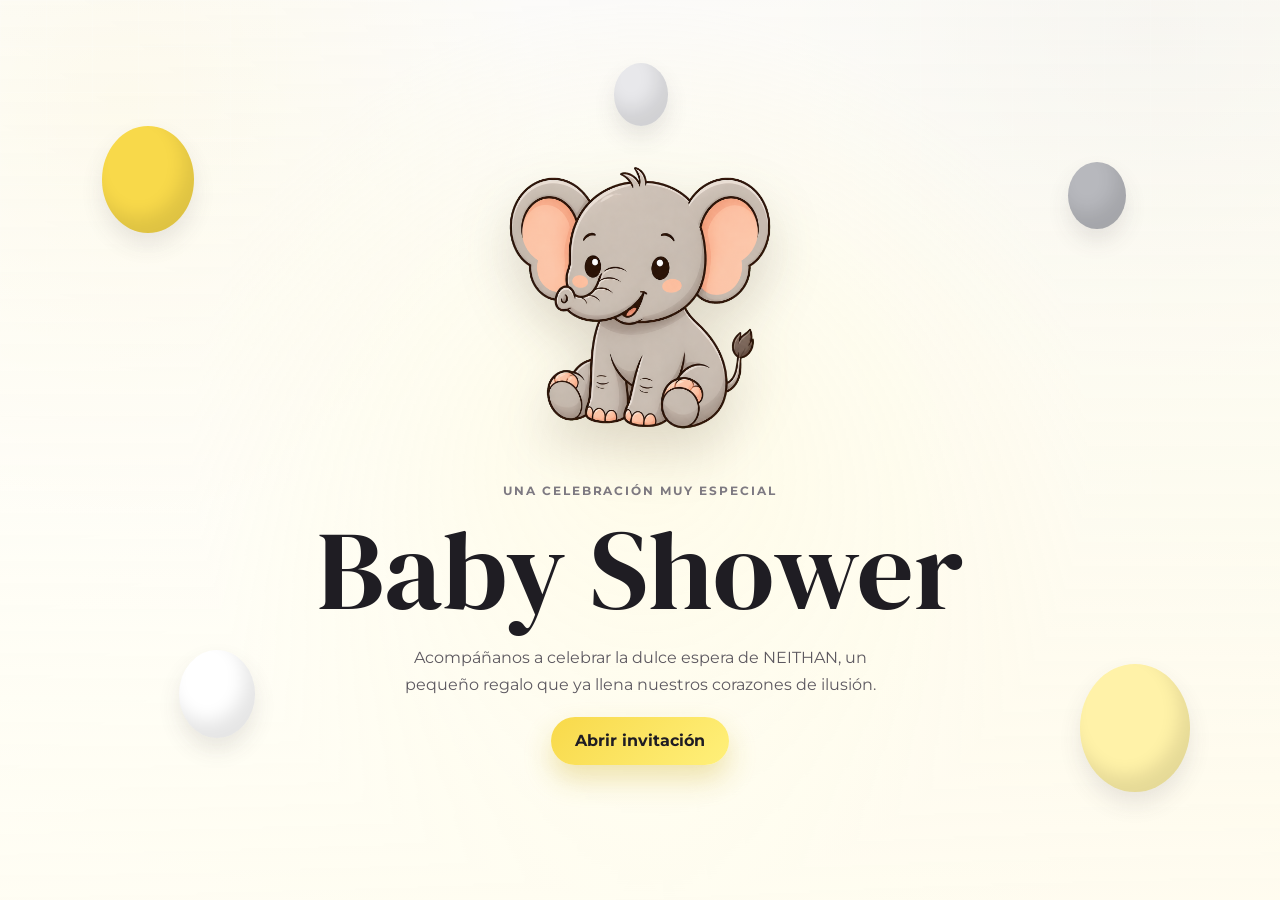
<file: index.html>
<!DOCTYPE html>
<html lang="es">
<head>
    <meta charset="UTF-8">
    <meta name="viewport" content="width=device-width, initial-scale=1.0">
    <meta name="theme-color" content="#f8d94a">
    <meta name="description" content="Invitación Baby Shower - 16 de agosto de 2026, 2:00 PM, Salón de eventos Iglesia Morrogacho.">
    <title>Baby Shower | 16 de agosto</title>
    <meta property="og:type" content="website">
    <meta property="og:title" content="Baby Shower | 16 de agosto">
    <meta property="og:description" content="Celebremos juntos la dulce espera. 2:00 PM en el Salón de eventos Iglesia Morrogacho.">
    <meta property="og:image" content="img/elefante-baby-v2.png">
    <meta name="twitter:card" content="summary_large_image">
    <link rel="preconnect" href="https://fonts.googleapis.com">
    <link rel="preconnect" href="https://fonts.gstatic.com" crossorigin>
    <link href="https://fonts.googleapis.com/css2?family=DM+Serif+Display:ital@0;1&family=Montserrat:wght@400;500;600;700&display=swap" rel="stylesheet">
    <link rel="stylesheet" href="styles.css">
    <link rel="icon" href="img/elefante-baby-v2.png" type="image/png">
</head>
<body>
    <div class="scroll-progress" id="scrollProgress" aria-hidden="true"></div>
    <section id="intro" class="intro" aria-label="Portada de la invitación">
        <div class="intro__balloons" aria-hidden="true">
            <span></span><span></span><span></span><span></span><span></span>
        </div>
        <div class="intro__sparkles" aria-hidden="true"></div>
        <img class="intro__elephant" src="img/elefante-baby-v2.png" alt="">
        <p class="eyebrow">Una celebración muy especial</p>
        <h1>Baby Shower</h1>
        <p class="intro__text">Acompáñanos a celebrar la dulce espera de NEITHAN, un pequeño regalo que ya llena nuestros corazones de ilusión.</p>
        <button class="button button--primary" type="button" id="openInvitation">Abrir invitación</button>
    </section>

    <main id="invitation" class="page is-hidden" aria-hidden="true">
        <nav class="section-dots" aria-label="Navegación por secciones">
            <a href="#inicio" aria-label="Inicio"></a>
            <a href="#cuenta" aria-label="Cuenta regresiva"></a>
            <a href="#detalles" aria-label="Detalles"></a>
            <a href="#regalos" aria-label="Regalos"></a>
            <a href="#confirmar" aria-label="Confirmar asistencia"></a>
        </nav>

        <section id="inicio" class="hero" aria-labelledby="heroTitle">
            <div class="sky-pieces" aria-hidden="true"></div>
            <div class="balloon-arch" aria-hidden="true">
                <span></span><span></span><span></span><span></span><span></span>
                <span></span><span></span><span></span><span></span><span></span>
                <span></span><span></span><span></span><span></span><span></span>
            </div>
            <div class="hero__content" data-reveal>
                <p class="eyebrow">Acompáñanos a celebrar</p>
                <h2 id="heroTitle">NEITHAN</h2>
                <p class="name-note">Baby Shower</p>
                <p class="hero__message">
                    Hay momentos que se guardan para siempre en el corazón. Nuestro pequeño Neithan viene en camino
                    y queremos rodearlo de amor, bendiciones y sonrisas desde antes de tenerlo en brazos.
                </p>
                <div class="date-card" aria-label="Fecha y hora del evento">
                    <span class="date-card__month">Agosto</span>
                    <strong>16</strong>
                    <span>Domingo | 2:00 PM</span>
                </div>
                <div class="hero__actions">
                    <a class="button button--primary" id="confirmTop" href="#">Confirmar asistencia</a>
                    <a class="button button--ghost" href="#detalles">Ver detalles</a>
                    <button class="button button--ghost print-button" type="button" id="printPdf">Guardar PDF</button>
                </div>
            </div>
            <div class="hero__scene" aria-label="Ilustración de elefante para baby shower" data-reveal>
                <img class="elephant elephant--cloud" src="img/elefante-nube.png" alt="Elefante tierno parado sobre una nube">
            </div>
        </section>

        <section id="cuenta" class="countdown-section" aria-label="Cuenta regresiva" data-reveal>
            <p>Faltan</p>
            <div class="countdown" id="countdown">
                <div><strong id="days">--</strong><span>Días</span></div>
                <div><strong id="hours">--</strong><span>Horas</span></div>
                <div><strong id="minutes">--</strong><span>Min</span></div>
                <div><strong id="seconds">--</strong><span>Seg</span></div>
            </div>
        </section>

        <section id="detalles" class="details" aria-labelledby="detailsTitle">
            <div class="section-heading">
                <p class="eyebrow">Detalles del día</p>
                <h2 id="detailsTitle">Un día para llenarlo de amor</h2>
            </div>
            <div class="event-pass" data-reveal>
                <div class="event-pass__date">
                    <span>Domingo</span>
                    <strong>16</strong>
                    <span>Agosto 2026</span>
                </div>
                <div class="event-pass__body">
                    <p class="event-pass__label">Baby Shower de</p>
                    <h3>Neithan</h3>
                    <p class="event-pass__copy">
                        Acompáñanos a compartir una tarde llena de ternura, detalles dulces y buenos deseos
                        para recibir con amor a nuestro príncipe.
                    </p>
                    <div class="detail-list">
                        <div>
                            <span>Hora</span>
                            <strong>2:00 PM</strong>
                        </div>
                        <div>
                            <span>Lugar</span>
                            <strong>Salón de eventos Iglesia Morrogacho</strong>
                        </div>
                    </div>
                </div>
            </div>
        </section>

        <section id="regalos" class="gift-section" aria-labelledby="giftTitle" data-reveal>
            <div class="gift-copy">
                <p class="eyebrow">Con amor</p>
                <h2 id="giftTitle">Un detalle para Neithan</h2>
                <p>
                    Tu presencia es el regalo más bonito. Si nace de tu corazón traer un detalle,
                    será recibido con mucho cariño; lo importante es compartir este momento juntos.
                </p>
            </div>
            <div class="gift-list gift-list--open" aria-label="Ideas abiertas para regalos">
                <span>Algo hecho con amor</span>
                <span>Un detalle útil</span>
                <span>Un recuerdo especial</span>
                <span>Lo que tu corazón elija</span>
            </div>
        </section>

        <section id="confirmar" class="rsvp" aria-labelledby="rsvpTitle" data-reveal>
            <img src="img/elefante-baby-v2.png" alt="" aria-hidden="true">
            <div>
                <p class="eyebrow">Reserva la fecha</p>
                <h2 id="rsvpTitle">Confirma tu asistencia</h2>
                <p>Ayúdanos a preparar cada detalle para recibir a Neithan con mucho amor.</p>
            </div>
            <a class="button button--primary" id="confirmBottom" href="#">Confirmar por WhatsApp</a>
        </section>
    </main>

    <div id="toast" class="toast" role="status" aria-live="polite"></div>
    <script src="script.js"></script>
</body>
</html>
</file>
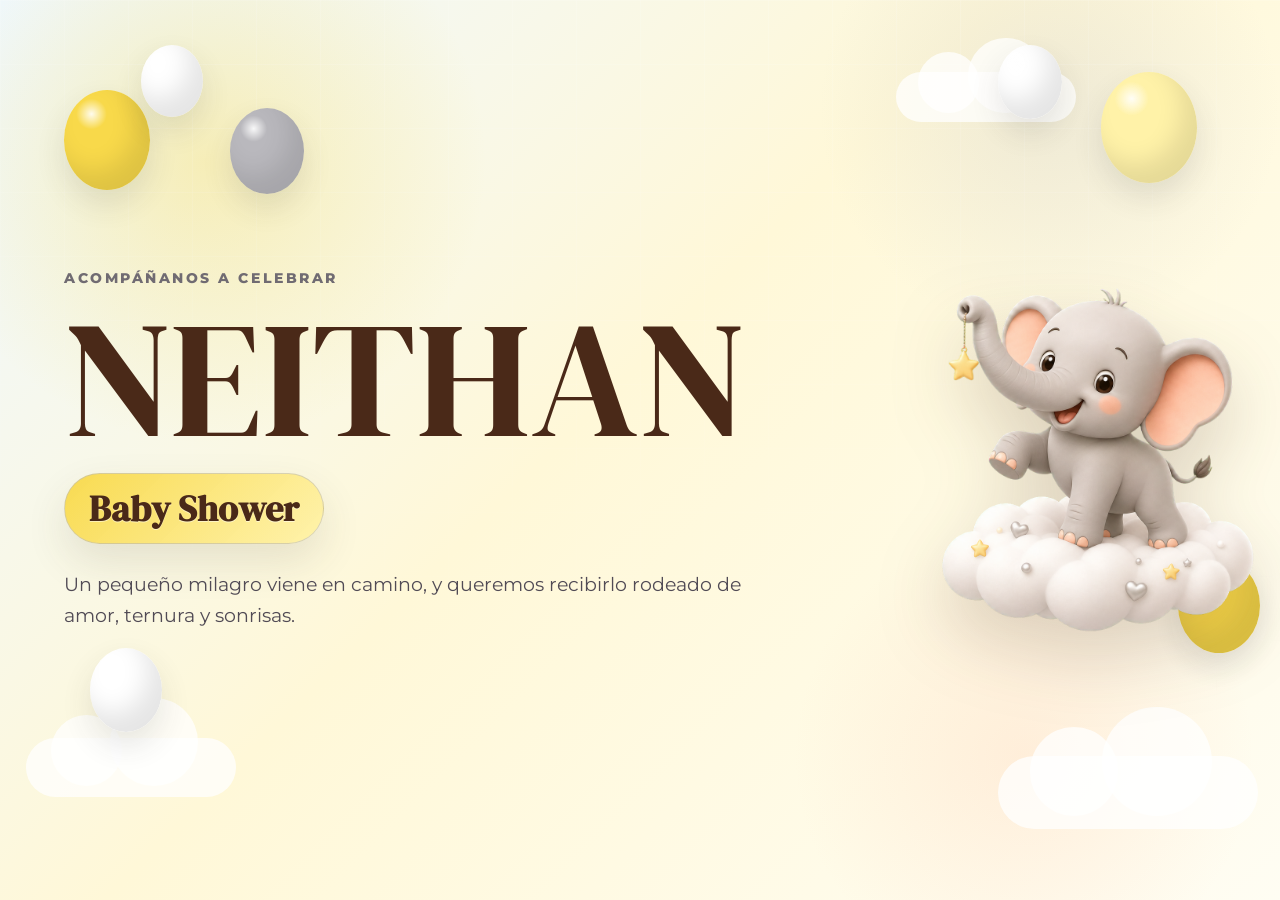
<file: grabacion.html>
<!DOCTYPE html>
<html lang="es">
<head>
    <meta charset="UTF-8">
    <meta name="viewport" content="width=device-width, initial-scale=1.0">
    <title>Grabación Baby Shower Neithan</title>
    <link rel="preconnect" href="https://fonts.googleapis.com">
    <link rel="preconnect" href="https://fonts.gstatic.com" crossorigin>
    <link href="https://fonts.googleapis.com/css2?family=DM+Serif+Display:ital@0;1&family=Montserrat:wght@400;500;600;700;800&display=swap" rel="stylesheet">
    <style>
        :root {
            --yellow: #f8d94a;
            --lemon: #fff2a8;
            --cream: #fffdf3;
            --white: #ffffff;
            --silver: #b9b8bd;
            --ink: #211e25;
            --brown: #4a2918;
            --muted: #706b72;
            --peach: #ffb899;
        }

        * { box-sizing: border-box; }

        html,
        body {
            width: 100%;
            height: 100%;
            margin: 0;
            overflow: hidden;
            cursor: none;
            background: #fff8dc;
            color: var(--ink);
            font-family: "Montserrat", Arial, sans-serif;
        }

        body::before {
            content: "";
            position: fixed;
            inset: 0;
            z-index: 0;
            background:
                radial-gradient(circle at 16% 18%, rgba(248, 217, 74, 0.34), transparent 22vw),
                radial-gradient(circle at 82% 12%, rgba(185, 184, 189, 0.24), transparent 18vw),
                radial-gradient(circle at 80% 84%, rgba(255, 184, 153, 0.2), transparent 18vw),
                linear-gradient(135deg, #eff8ff 0%, #fff8d8 46%, #fffdf3 100%);
        }

        .stage {
            position: relative;
            z-index: 1;
            width: 100vw;
            height: 100vh;
            aspect-ratio: 16 / 9;
            overflow: hidden;
            isolation: isolate;
        }

        .stage::before {
            content: "";
            position: absolute;
            inset: 0;
            z-index: 0;
            background-image:
                linear-gradient(rgba(255, 255, 255, 0.34) 1px, transparent 1px),
                linear-gradient(90deg, rgba(255, 255, 255, 0.34) 1px, transparent 1px);
            background-size: 64px 64px;
            mask-image: linear-gradient(to bottom, rgba(0,0,0,0.42), transparent 82%);
            pointer-events: none;
        }

        .scene {
            position: absolute;
            inset: 0;
            z-index: 10;
            display: grid;
            grid-template-columns: 0.95fr 1.05fr;
            align-items: center;
            gap: clamp(24px, 4vw, 76px);
            padding: clamp(34px, 5vw, 82px);
            opacity: 0;
            transform: scale(1.04);
            transition: opacity 1.1s ease, transform 1.1s ease;
            pointer-events: none;
        }

        .scene.is-active {
            opacity: 1;
            transform: scale(1);
            pointer-events: auto;
        }

        .scene:first-of-type {
            opacity: 1;
            transform: scale(1);
        }

        .scene:first-of-type:not(.is-active) {
            opacity: 0;
            transform: scale(1.04);
        }

        .copy {
            position: relative;
            z-index: 30;
            max-width: 780px;
            transform: translateY(0);
            opacity: 1;
        }

        .scene.is-active .copy {
            transform: translateY(0);
            opacity: 1;
        }

        .eyebrow {
            margin: 0 0 18px;
            color: var(--muted);
            font-size: clamp(0.78rem, 1.1vw, 1rem);
            font-weight: 800;
            letter-spacing: 0.18em;
            text-transform: uppercase;
        }

        h1,
        h2,
        .date-number {
            margin: 0;
            font-family: "DM Serif Display", Georgia, serif;
            font-weight: 400;
            letter-spacing: 0;
            line-height: 0.88;
            color: var(--brown);
        }

        h1 {
            font-size: clamp(6rem, 13vw, 15rem);
        }

        h2 {
            font-size: clamp(4.2rem, 8vw, 9rem);
        }

        .sub {
            display: inline-flex;
            align-items: center;
            min-height: 54px;
            margin-top: 22px;
            padding: 10px 24px;
            border: 1px solid rgba(185, 184, 189, 0.55);
            border-radius: 999px;
            background: linear-gradient(135deg, rgba(248, 217, 74, 0.96), rgba(255, 242, 168, 0.94));
            box-shadow: 0 18px 42px rgba(72, 63, 38, 0.12);
            color: #4a2918 !important;
            font-family: "DM Serif Display", Georgia, serif;
            font-size: clamp(1.6rem, 2.8vw, 3rem);
            font-weight: 700;
            text-shadow: 0 1px 0 rgba(255, 255, 255, 0.5);
        }

        .message {
            max-width: 690px;
            margin: 26px 0 0;
            color: #514b55;
            font-size: clamp(1.05rem, 1.45vw, 1.5rem);
            line-height: 1.65;
        }

        .visual {
            position: relative;
            z-index: 20;
            display: grid;
            place-items: center;
            min-height: 68vh;
        }

        .elephant-cloud {
            width: min(47vw, 760px);
            filter: drop-shadow(0 30px 34px rgba(74, 41, 24, 0.18));
            animation: floatCloud 5.8s ease-in-out infinite;
        }

        .elephant-sit {
            width: min(30vw, 470px);
            filter: drop-shadow(0 30px 34px rgba(74, 41, 24, 0.18));
            animation: breathe 5s ease-in-out infinite;
        }

        .crib {
            width: min(45vw, 760px);
            border: 1px solid rgba(185, 184, 189, 0.45);
            border-radius: 24px;
            box-shadow: 0 34px 90px rgba(91, 75, 30, 0.2);
            animation: photoFloat 7s ease-in-out infinite;
        }

        .date-wrap {
            position: relative;
            z-index: 35;
            display: grid;
            grid-template-columns: auto 1fr;
            gap: 34px;
            align-items: center;
            margin-top: 28px;
        }

        .date-number {
            display: grid;
            place-items: center;
            width: clamp(190px, 18vw, 280px);
            aspect-ratio: 1;
            border-radius: 50%;
            background:
                radial-gradient(circle at 34% 26%, rgba(255,255,255,0.95), transparent 22%),
                linear-gradient(135deg, var(--yellow), var(--lemon));
            box-shadow: 0 28px 64px rgba(201, 171, 28, 0.28);
            font-size: clamp(7rem, 12vw, 13rem);
        }

        .date-info {
            position: relative;
            z-index: 36;
            display: grid;
            gap: 14px;
            color: var(--ink);
            font-size: clamp(1.2rem, 2vw, 2.2rem);
            font-weight: 800;
        }

        .date-info span {
            color: var(--muted);
            font-size: 0.58em;
            letter-spacing: 0.14em;
            text-transform: uppercase;
        }

        .detail-card {
            position: relative;
            z-index: 35;
            display: grid;
            gap: 12px;
            width: min(650px, 90%);
            padding: 34px;
            border: 1px solid rgba(185, 184, 189, 0.5);
            border-radius: 22px;
            background:
                linear-gradient(135deg, rgba(255,255,255,0.82), rgba(255,242,168,0.78)),
                radial-gradient(circle at 86% 18%, rgba(185,184,189,0.28), transparent 14rem);
            box-shadow: 0 28px 74px rgba(58, 54, 61, 0.14);
        }

        .detail-card strong {
            color: var(--brown);
            font-family: "DM Serif Display", Georgia, serif;
            font-size: clamp(2.2rem, 4vw, 4.6rem);
            font-weight: 400;
            line-height: 0.95;
        }

        .detail-card span {
            color: var(--muted);
            font-size: clamp(0.88rem, 1.2vw, 1rem);
            font-weight: 800;
            letter-spacing: 0.14em;
            text-transform: uppercase;
        }

        .gift-cloud {
            position: relative;
            z-index: 35;
            display: flex;
            flex-wrap: wrap;
            gap: 14px;
            max-width: 720px;
            margin-top: 30px;
        }

        .gift-cloud span {
            min-height: 58px;
            display: inline-flex;
            align-items: center;
            padding: 12px 22px;
            border: 1px solid rgba(185, 184, 189, 0.48);
            border-radius: 999px;
            background: rgba(255, 255, 255, 0.78);
            box-shadow: 0 14px 30px rgba(63, 60, 67, 0.1);
            color: var(--brown);
            font-family: "DM Serif Display", Georgia, serif;
            font-size: clamp(1.1rem, 1.6vw, 1.55rem);
            animation: pillDance 5s ease-in-out infinite;
        }

        .gift-cloud span:nth-child(2) { animation-delay: -1s; }
        .gift-cloud span:nth-child(3) { animation-delay: -2s; }
        .gift-cloud span:nth-child(4) { animation-delay: -3s; }

        .final-card {
            position: relative;
            z-index: 35;
            display: grid;
            gap: 18px;
            padding: clamp(34px, 4vw, 56px);
            border: 1px solid rgba(185, 184, 189, 0.52);
            border-radius: 28px;
            background: rgba(255, 255, 255, 0.78);
            box-shadow: 0 30px 82px rgba(58, 54, 61, 0.15);
        }

        .final-card h2 {
            font-size: clamp(4rem, 7vw, 8.5rem);
        }

        .balloon,
        .spark,
        .cloud {
            position: absolute;
            pointer-events: none;
        }

        .balloon {
            z-index: 2;
            width: var(--s);
            aspect-ratio: 1 / 1.16;
            left: var(--x);
            top: var(--y);
            border-radius: 50%;
            background:
                radial-gradient(circle at 32% 24%, rgba(255,255,255,0.9), transparent 16%),
                var(--c);
            box-shadow: inset -14px -18px 24px rgba(0,0,0,0.1), 0 14px 30px rgba(58,54,61,0.12);
            animation: balloonBob var(--d) ease-in-out infinite;
        }

        .spark {
            z-index: 3;
            width: var(--s);
            height: var(--s);
            left: var(--x);
            top: var(--y);
            background: var(--c);
            clip-path: polygon(50% 0, 61% 38%, 100% 50%, 61% 62%, 50% 100%, 39% 62%, 0 50%, 39% 38%);
            opacity: 0;
            filter: drop-shadow(0 0 12px rgba(248, 217, 74, 0.5));
            animation: sparkle var(--d) ease-in-out infinite;
        }

        .cloud {
            z-index: 1;
            width: var(--w);
            height: calc(var(--w) * 0.28);
            left: var(--x);
            top: var(--y);
            border-radius: 999px;
            background: rgba(255,255,255,0.74);
            filter: blur(0.2px);
            animation: cloudDrift var(--d) ease-in-out infinite;
        }

        .cloud::before,
        .cloud::after {
            content: "";
            position: absolute;
            bottom: 18%;
            border-radius: 50%;
            background: inherit;
        }

        .cloud::before {
            left: 12%;
            width: 34%;
            aspect-ratio: 1;
        }

        .cloud::after {
            right: 18%;
            width: 42%;
            aspect-ratio: 1;
        }

        .timeline {
            position: fixed;
            left: 50%;
            bottom: 22px;
            z-index: 20;
            display: none;
            width: min(430px, 38vw);
            height: 6px;
            overflow: hidden;
            transform: translateX(-50%);
            border-radius: 999px;
            background: rgba(255,255,255,0.58);
            box-shadow: inset 0 0 0 1px rgba(185,184,189,0.36);
        }

        .timeline span {
            display: block;
            width: var(--progress, 0%);
            height: 100%;
            border-radius: inherit;
            background: linear-gradient(90deg, var(--yellow), var(--silver), var(--peach));
        }

        @keyframes balloonBob {
            0%, 100% { transform: translateY(0) rotate(-2deg); }
            50% { transform: translateY(-22px) rotate(2deg); }
        }

        @keyframes sparkle {
            0%, 100% { opacity: 0; transform: scale(0.55) rotate(0deg); }
            42%, 62% { opacity: 1; transform: scale(1) rotate(22deg); }
        }

        @keyframes cloudDrift {
            0%, 100% { transform: translateX(0); }
            50% { transform: translateX(34px); }
        }

        @keyframes floatCloud {
            0%, 100% { transform: translateY(0) rotate(-1deg); }
            50% { transform: translateY(-26px) rotate(1deg); }
        }

        @keyframes breathe {
            0%, 100% { transform: translateY(0) scale(1); }
            50% { transform: translateY(-12px) scale(1.02); }
        }

        @keyframes photoFloat {
            0%, 100% { transform: translateY(0) rotate(-1deg); }
            50% { transform: translateY(-14px) rotate(1deg); }
        }

        @keyframes pillDance {
            0%, 100% { transform: translateY(0) rotate(0deg); }
            50% { transform: translateY(-10px) rotate(1deg); }
        }

        @media (max-aspect-ratio: 4 / 3) {
            .scene {
                grid-template-columns: 1fr;
                align-content: center;
                text-align: center;
            }

            .copy {
                justify-self: center;
            }

            .visual {
                min-height: 30vh;
            }

            .elephant-cloud,
            .crib {
                width: min(72vw, 620px);
            }

            .elephant-sit {
                width: min(42vw, 390px);
            }
        }
    </style>
</head>
<body>
    <main class="stage" aria-label="Invitación animada horizontal para grabar">
        <section class="scene is-active">
            <div class="copy">
                <p class="eyebrow">Acompáñanos a celebrar</p>
                <h1>NEITHAN</h1>
                <div class="sub">Baby Shower</div>
                <p class="message">Un pequeño milagro viene en camino, y queremos recibirlo rodeado de amor, ternura y sonrisas.</p>
            </div>
            <div class="visual">
                <img class="elephant-cloud" src="img/elefante-nube.png" alt="Elefante tierno sobre una nube">
            </div>
        </section>

        <section class="scene">
            <div class="copy">
                <p class="eyebrow">Reserva esta fecha</p>
                <h2>Domingo</h2>
                <div class="date-wrap">
                    <div class="date-number">16</div>
                    <div class="date-info">
                        <span>Agosto 2026</span>
                        2:00 PM
                    </div>
                </div>
            </div>
            <div class="visual">
                <div class="detail-card">
                    <span>Lugar</span>
                    <strong>Salón de eventos Iglesia Morrogacho</strong>
                    <p class="message">Una tarde especial para compartir la alegría de esperar a Neithan.</p>
                </div>
            </div>
        </section>

        <section class="scene">
            <div class="copy">
                <p class="eyebrow">Con mucho cariño</p>
                <h2>Tu presencia es el regalo más bonito</h2>
                <p class="message">Si nace de tu corazón traer un detalle, será recibido con gratitud. Lo importante es celebrar juntos este momento.</p>
                <div class="gift-cloud">
                    <span>Algo hecho con amor</span>
                    <span>Un detalle útil</span>
                    <span>Un recuerdo especial</span>
                    <span>Lo que tu corazón elija</span>
                </div>
            </div>
            <div class="visual">
                <img class="crib" src="img/cuna-neithan.png" alt="Cuna decorada para Neithan">
            </div>
        </section>

        <section class="scene">
            <div class="copy final-card">
                <p class="eyebrow">Te esperamos</p>
                <h2>Será una alegría verte allí</h2>
                <p class="message">Domingo 16 de agosto de 2026 · 2:00 PM · Salón de eventos Iglesia Morrogacho</p>
            </div>
            <div class="visual">
                <img class="elephant-sit" src="img/elefante-baby-v2.png" alt="Elefante de baby shower">
            </div>
        </section>

        <div class="timeline" aria-hidden="true"><span id="progress"></span></div>
    </main>

    <script>
        const stage = document.querySelector(".stage");
        const scenes = Array.from(document.querySelectorAll(".scene"));
        const progress = document.getElementById("progress");
        const sceneDuration = 7600;
        let sceneIndex = 0;
        let startedAt = performance.now();

        const balloons = [
            ["5vw", "10vh", "86px", "#f8d94a", "5.6s"],
            ["11vw", "5vh", "62px", "#ffffff", "6.1s"],
            ["18vw", "12vh", "74px", "#b9b8bd", "5.4s"],
            ["86vw", "8vh", "96px", "#fff2a8", "6.3s"],
            ["78vw", "5vh", "64px", "#ffffff", "5.9s"],
            ["92vw", "62vh", "82px", "#f8d94a", "6.8s"],
            ["7vw", "72vh", "72px", "#ffffff", "5.7s"]
        ];

        const clouds = [
            ["2vw", "82vh", "210px", "8s"],
            ["70vw", "8vh", "180px", "9s"],
            ["78vw", "84vh", "260px", "10s"]
        ];

        function addAtmosphere() {
            balloons.forEach(([x, y, s, c, d]) => {
                const item = document.createElement("span");
                item.className = "balloon";
                item.style.setProperty("--x", x);
                item.style.setProperty("--y", y);
                item.style.setProperty("--s", s);
                item.style.setProperty("--c", c);
                item.style.setProperty("--d", d);
                stage.appendChild(item);
            });

            clouds.forEach(([x, y, w, d]) => {
                const item = document.createElement("span");
                item.className = "cloud";
                item.style.setProperty("--x", x);
                item.style.setProperty("--y", y);
                item.style.setProperty("--w", w);
                item.style.setProperty("--d", d);
                stage.appendChild(item);
            });

            for (let i = 0; i < 42; i += 1) {
                const item = document.createElement("span");
                item.className = "spark";
                item.style.setProperty("--x", `${Math.random() * 100}vw`);
                item.style.setProperty("--y", `${Math.random() * 100}vh`);
                item.style.setProperty("--s", `${8 + Math.random() * 15}px`);
                item.style.setProperty("--c", Math.random() > 0.38 ? "#f8d94a" : "#b9b8bd");
                item.style.setProperty("--d", `${2.6 + Math.random() * 4.2}s`);
                item.style.animationDelay = `${Math.random() * -5}s`;
                stage.appendChild(item);
            }
        }

        function activateScene(index) {
            sceneIndex = (index + scenes.length) % scenes.length;
            scenes.forEach((scene, itemIndex) => {
                scene.classList.toggle("is-active", itemIndex === sceneIndex);
            });
            startedAt = performance.now();
        }

        function animate(now) {
            const elapsed = now - startedAt;
            const percent = Math.min(100, (elapsed / sceneDuration) * 100);
            progress.style.setProperty("--progress", `${percent}%`);

            if (elapsed >= sceneDuration) activateScene(sceneIndex + 1);
            requestAnimationFrame(animate);
        }

        window.addEventListener("keydown", (event) => {
            if (event.key === "ArrowRight") activateScene(sceneIndex + 1);
            if (event.key === "ArrowLeft") activateScene(sceneIndex - 1);
            if (event.key.toLowerCase() === "r") activateScene(0);
            if (event.key.toLowerCase() === "f") document.documentElement.requestFullscreen?.();
        });

        addAtmosphere();
        requestAnimationFrame(animate);
    </script>
</body>
</html>
</file>
<file: styles.css>
:root {
    --yellow: #f8d94a;
    --yellow-soft: #fff2a8;
    --lemon: #ffe56c;
    --cream: #fffdf3;
    --white: #ffffff;
    --silver: #b7b8bd;
    --silver-soft: #e8e8eb;
    --charcoal: #36343a;
    --ink: #1f1d23;
    --blush: #ffb899;
    --brown: #4a2918;
    --shadow: 0 24px 70px rgba(76, 70, 47, 0.2);
}

* { box-sizing: border-box; margin: 0; padding: 0; }
html { scroll-behavior: smooth; }

body {
    min-height: 100vh;
    font-family: "Montserrat", Arial, sans-serif;
    color: var(--ink);
    background:
        radial-gradient(circle at 10% 12%, rgba(248, 217, 74, 0.35), transparent 26rem),
        radial-gradient(circle at 90% 4%, rgba(183, 184, 189, 0.32), transparent 22rem),
        linear-gradient(135deg, #fffdf7 0%, #f7f3df 100%);
    overflow-x: hidden;
}

body::before {
    content: "";
    position: fixed;
    inset: 0;
    z-index: -1;
    background-image:
        linear-gradient(rgba(255, 255, 255, 0.38) 1px, transparent 1px),
        linear-gradient(90deg, rgba(255, 255, 255, 0.38) 1px, transparent 1px);
    background-size: 46px 46px;
    mask-image: linear-gradient(to bottom, rgba(0, 0, 0, 0.42), transparent 72%);
}

.scroll-progress {
    position: fixed;
    top: 0;
    left: 0;
    z-index: 50;
    width: var(--progress, 0%);
    height: 4px;
    background: linear-gradient(90deg, var(--yellow), var(--silver), var(--blush));
    box-shadow: 0 0 18px rgba(248, 217, 74, 0.58);
    pointer-events: none;
}

.section-dots {
    position: fixed;
    right: 20px;
    top: 50%;
    z-index: 45;
    display: none;
    flex-direction: column;
    gap: 12px;
    transform: translateY(-50%);
}

.section-dots a {
    width: 12px;
    height: 12px;
    border-radius: 50%;
    background: rgba(255, 255, 255, 0.8);
    border: 1px solid rgba(74, 41, 24, 0.22);
    box-shadow: 0 8px 18px rgba(63, 60, 67, 0.14);
    transition: transform 0.22s ease, background 0.22s ease, box-shadow 0.22s ease;
}

.section-dots a.is-active {
    transform: scale(1.45);
    background: var(--yellow);
    box-shadow: 0 0 0 7px rgba(248, 217, 74, 0.16), 0 8px 18px rgba(63, 60, 67, 0.16);
}

img { max-width: 100%; display: block; }
a { color: inherit; text-decoration: none; }
button, a.button { font: inherit; }
:focus-visible { outline: 3px solid rgba(31, 29, 35, 0.8); outline-offset: 4px; }

.intro {
    position: fixed;
    inset: 0;
    z-index: 20;
    display: grid;
    place-items: center;
    align-content: center;
    gap: 18px;
    padding: 24px;
    text-align: center;
    background:
        linear-gradient(rgba(255, 255, 255, 0.72), rgba(255, 253, 243, 0.9)),
        radial-gradient(circle at center, var(--yellow-soft), transparent 28rem),
        conic-gradient(from 120deg at 50% 50%, rgba(248, 217, 74, 0.18), rgba(255,255,255,0.1), rgba(183,184,189,0.18), rgba(248,217,74,0.18));
    transition: opacity 0.65s ease, transform 0.65s ease, visibility 0.65s ease;
}

.intro.is-hidden {
    opacity: 0;
    transform: scale(1.04);
    visibility: hidden;
    pointer-events: none;
}

.intro__elephant {
    width: min(330px, 74vw);
    filter: drop-shadow(0 24px 26px rgba(89, 68, 49, 0.2));
    animation: floaty 4.5s ease-in-out infinite;
}

.intro h1,
.hero h2,
.section-heading h2,
.gift-copy h2,
.rsvp h2 {
    font-family: "DM Serif Display", Georgia, serif;
    font-weight: 400;
    line-height: 0.98;
    letter-spacing: 0;
}

.intro h1 { font-size: clamp(3.4rem, 12vw, 7rem); }
.intro__text { width: min(520px, 100%); color: #5d5960; line-height: 1.7; }

.intro__balloons {
    position: absolute;
    inset: 0;
    overflow: hidden;
    pointer-events: none;
}

.intro__balloons span,
.balloon-arch span {
    position: absolute;
    width: var(--size, 64px);
    aspect-ratio: 1 / 1.16;
    border-radius: 50%;
    background: var(--c, var(--yellow));
    box-shadow: inset -10px -16px 18px rgba(0, 0, 0, 0.1), 0 12px 22px rgba(70, 67, 76, 0.12);
}

.intro__balloons span:nth-child(1) { --size: 92px; --c: var(--yellow); left: 8%; top: 14%; }
.intro__balloons span:nth-child(2) { --size: 58px; --c: var(--silver); right: 12%; top: 18%; }
.intro__balloons span:nth-child(3) { --size: 76px; --c: var(--white); left: 14%; bottom: 18%; }
.intro__balloons span:nth-child(4) { --size: 110px; --c: var(--yellow-soft); right: 7%; bottom: 12%; }
.intro__balloons span:nth-child(5) { --size: 54px; --c: var(--silver-soft); left: 48%; top: 7%; }

.intro__sparkles,
.sky-pieces {
    position: absolute;
    inset: 0;
    overflow: hidden;
    pointer-events: none;
}

.spark {
    position: absolute;
    width: var(--s, 8px);
    height: var(--s, 8px);
    left: var(--x, 50%);
    top: var(--y, 50%);
    background: var(--c, var(--yellow));
    clip-path: polygon(50% 0, 60% 38%, 100% 50%, 60% 62%, 50% 100%, 40% 62%, 0 50%, 40% 38%);
    filter: drop-shadow(0 0 10px rgba(248, 217, 74, 0.45));
    opacity: 0;
    animation: twinkle var(--dur, 3.5s) ease-in-out var(--delay, 0s) infinite;
}

.page { transition: opacity 0.55s ease; }
.page.is-hidden { opacity: 0; pointer-events: none; height: 100vh; overflow: hidden; }

.eyebrow {
    color: #7e7a82;
    font-size: 0.78rem;
    font-weight: 700;
    letter-spacing: 0.16em;
    text-transform: uppercase;
}

.button {
    display: inline-flex;
    min-height: 48px;
    align-items: center;
    justify-content: center;
    border: 0;
    border-radius: 999px;
    padding: 14px 24px;
    cursor: pointer;
    font-weight: 700;
    transition: transform 0.2s ease, box-shadow 0.2s ease, background 0.2s ease;
}

.button:hover { transform: translateY(-2px); }

.button--primary {
    color: var(--ink);
    background: linear-gradient(135deg, var(--yellow) 0%, #fff07a 100%);
    box-shadow: 0 14px 28px rgba(201, 171, 28, 0.32);
    position: relative;
    overflow: hidden;
}

.button--primary::after {
    content: "";
    position: absolute;
    inset: -40% auto -40% -70%;
    width: 46%;
    background: linear-gradient(90deg, transparent, rgba(255, 255, 255, 0.72), transparent);
    transform: skewX(-18deg);
    animation: shine 3.4s ease-in-out infinite;
}

.button--ghost {
    color: var(--charcoal);
    background: rgba(255, 255, 255, 0.7);
    border: 1px solid rgba(183, 184, 189, 0.6);
}

.hero {
    position: relative;
    min-height: 94vh;
    display: grid;
    grid-template-columns: minmax(0, 1fr) minmax(300px, 0.9fr);
    align-items: center;
    gap: clamp(24px, 5vw, 72px);
    padding: clamp(28px, 5vw, 72px);
    overflow: hidden;
    background:
        radial-gradient(circle at 78% 16%, rgba(255, 255, 255, 0.96), transparent 9rem),
        radial-gradient(circle at 20% 22%, rgba(255, 242, 168, 0.78), transparent 14rem),
        linear-gradient(180deg, rgba(232, 244, 255, 0.78), rgba(255, 253, 243, 0.72) 55%, rgba(255, 255, 255, 0.9));
    --mx: 0px;
    --my: 0px;
}

.hero::before {
    content: "";
    position: absolute;
    inset: 0;
    background:
        radial-gradient(ellipse at 72% 72%, rgba(255, 255, 255, 0.82) 0 15%, transparent 16%),
        radial-gradient(ellipse at 82% 70%, rgba(255, 255, 255, 0.68) 0 12%, transparent 13%),
        radial-gradient(ellipse at 62% 76%, rgba(255, 255, 255, 0.72) 0 10%, transparent 11%),
        radial-gradient(ellipse at 13% 78%, rgba(255, 255, 255, 0.72) 0 14%, transparent 15%);
    opacity: 0.72;
    animation: cloudBreath 8s ease-in-out infinite;
    pointer-events: none;
}

.hero::after {
    content: "";
    position: absolute;
    inset: auto 0 0;
    height: 108px;
    background: linear-gradient(180deg, transparent, rgba(255, 255, 255, 0.72));
    pointer-events: none;
}

.hero__content,
.hero__scene {
    position: relative;
    z-index: 2;
}

.hero__content { max-width: 650px; }
.hero h2 { margin-top: 12px; font-size: clamp(4.4rem, 12vw, 9rem); }

.hero h2::after {
    content: "";
    display: block;
    width: min(340px, 70vw);
    height: 18px;
    margin-top: 8px;
    background: radial-gradient(circle, var(--yellow) 0 34%, transparent 36%) left center / 24px 18px repeat-x;
    opacity: 0.78;
}

.name-note {
    width: max-content;
    margin-top: 12px;
    padding: 8px 18px;
    border-radius: 999px;
    background: rgba(255, 255, 255, 0.72);
    border: 1px solid rgba(183, 184, 189, 0.45);
    color: var(--brown);
    font-family: "DM Serif Display", Georgia, serif;
    font-size: clamp(1.5rem, 3vw, 2.4rem);
    box-shadow: 0 14px 34px rgba(63, 60, 67, 0.1);
}

.hero__message {
    max-width: 570px;
    margin-top: 24px;
    color: #55505a;
    font-size: clamp(1rem, 2vw, 1.18rem);
    line-height: 1.8;
}

.date-card {
    width: min(300px, 100%);
    display: grid;
    justify-items: center;
    gap: 2px;
    margin-top: 32px;
    padding: 24px 26px;
    border: 1px solid rgba(183, 184, 189, 0.5);
    border-radius: 8px;
    background: rgba(255, 255, 255, 0.74);
    box-shadow: var(--shadow);
}

.date-card__month {
    color: #6e6a72;
    font-size: 0.8rem;
    font-weight: 700;
    letter-spacing: 0.22em;
    text-transform: uppercase;
}

.date-card strong {
    font-family: "DM Serif Display", Georgia, serif;
    font-size: 5.5rem;
    line-height: 0.92;
}

.date-card span:last-child { color: var(--charcoal); font-weight: 700; }
.hero__actions { display: flex; flex-wrap: wrap; gap: 14px; margin-top: 28px; }

.hero__scene {
    min-height: 620px;
    display: grid;
    place-items: center;
    transform: translate(var(--mx), var(--my));
    transition: transform 0.18s ease-out;
}

.elephant {
    position: relative;
    z-index: 4;
    width: min(350px, 58vw);
    align-self: end;
    margin-bottom: 38px;
    filter: drop-shadow(0 30px 34px rgba(60, 44, 31, 0.2));
    animation: breathe 5.5s ease-in-out infinite;
}

.elephant--cloud {
    width: min(620px, 88vw);
    align-self: center;
    margin-bottom: 0;
    animation: cloudFloat 5.8s ease-in-out infinite;
}

.crib-scene {
    position: absolute;
    z-index: 2;
    width: min(720px, 108vw);
    max-width: none;
    border-radius: 18px;
    border: 1px solid rgba(183, 184, 189, 0.44);
    box-shadow: 0 30px 80px rgba(128, 109, 54, 0.18);
    opacity: 0.78;
    transform: translateY(10px) scale(1.02);
}

.hero__scene::after {
    content: "";
    position: absolute;
    z-index: 3;
    width: min(390px, 70vw);
    height: 92px;
    bottom: 24px;
    border-radius: 50%;
    background: radial-gradient(ellipse, rgba(74, 41, 24, 0.18), transparent 68%);
}

.hero__scene:has(.elephant--cloud)::after {
    width: min(460px, 68vw);
    bottom: 58px;
    background: radial-gradient(ellipse, rgba(74, 41, 24, 0.14), transparent 68%);
}

.balloon-arch { position: absolute; inset: 0; z-index: 1; pointer-events: none; }
.balloon-arch span:nth-child(1) { --size: 96px; --c: var(--yellow); left: 2%; top: 8%; }
.balloon-arch span:nth-child(2) { --size: 74px; --c: var(--white); left: 8%; top: 3%; }
.balloon-arch span:nth-child(3) { --size: 82px; --c: var(--lemon); left: 14%; top: 9%; }
.balloon-arch span:nth-child(4) { --size: 66px; --c: var(--silver); left: 21%; top: 4%; }
.balloon-arch span:nth-child(5) { --size: 58px; --c: var(--white); left: 28%; top: 9%; }
.balloon-arch span:nth-child(6) { --size: 78px; --c: var(--yellow-soft); left: 3%; top: 23%; }
.balloon-arch span:nth-child(7) { --size: 72px; --c: var(--silver-soft); left: 1%; top: 38%; }
.balloon-arch span:nth-child(8) { --size: 86px; --c: var(--yellow); left: 4%; top: 52%; }
.balloon-arch span:nth-child(9) { --size: 62px; --c: var(--white); left: 1%; top: 68%; }
.balloon-arch span:nth-child(10) { --size: 72px; --c: var(--silver); left: 8%; top: 75%; }
.balloon-arch span:nth-child(11) { --size: 60px; --c: var(--white); left: 16%; top: 78%; }
.balloon-arch span:nth-child(12) { --size: 66px; --c: var(--lemon); left: 35%; top: 2%; }
.balloon-arch span:nth-child(13) { --size: 72px; --c: var(--white); left: 43%; top: 6%; }
.balloon-arch span:nth-child(14) { --size: 58px; --c: var(--silver); left: 50%; top: 2%; }
.balloon-arch span:nth-child(15) { --size: 68px; --c: var(--yellow); left: 56%; top: 7%; }

.countdown-section {
    display: grid;
    justify-items: center;
    gap: 18px;
    padding: 42px 20px 56px;
    background: rgba(255, 255, 255, 0.62);
    border-block: 1px solid rgba(183, 184, 189, 0.35);
}

.countdown-section > p {
    color: #6e6a72;
    font-weight: 700;
    letter-spacing: 0.12em;
    text-transform: uppercase;
}

.countdown {
    display: grid;
    grid-template-columns: repeat(4, minmax(72px, 118px));
    gap: 12px;
}

.countdown div {
    display: grid;
    justify-items: center;
    gap: 5px;
    padding: 18px 12px;
    border-radius: 8px;
    background: var(--white);
    box-shadow: 0 14px 30px rgba(63, 60, 67, 0.1);
    transform: translateY(0);
    transition: transform 0.25s ease, box-shadow 0.25s ease;
}

.countdown div:hover {
    transform: translateY(-4px);
    box-shadow: 0 18px 34px rgba(201, 171, 28, 0.16);
}

.countdown strong {
    font-family: "DM Serif Display", Georgia, serif;
    font-size: 2.3rem;
    line-height: 1;
}

.countdown span {
    color: #77727b;
    font-size: 0.72rem;
    font-weight: 700;
    text-transform: uppercase;
}

.details,
.gift-section,
.rsvp {
    width: min(1120px, calc(100% - 36px));
    margin: 0 auto;
}

.details { padding: 82px 0 46px; }
.section-heading { display: grid; gap: 12px; justify-items: center; margin-bottom: 34px; text-align: center; }
.section-heading h2, .gift-copy h2, .rsvp h2 { font-size: clamp(2.4rem, 6vw, 4.6rem); }
.event-pass {
    display: grid;
    grid-template-columns: minmax(210px, 0.35fr) minmax(0, 1fr);
    min-height: 360px;
    position: relative;
    overflow: hidden;
    border-radius: 18px;
    border: 1px solid rgba(183, 184, 189, 0.5);
    background:
        linear-gradient(110deg, rgba(255, 242, 168, 0.86), rgba(255, 255, 255, 0.86)),
        radial-gradient(circle at 80% 16%, rgba(183, 184, 189, 0.28), transparent 24rem);
    box-shadow: var(--shadow);
}

.event-pass::before,
.event-pass::after {
    content: "";
    position: absolute;
    width: 150px;
    height: 150px;
    border-radius: 50%;
    background:
        radial-gradient(circle at 34% 30%, rgba(255, 255, 255, 0.86), transparent 16%),
        linear-gradient(135deg, var(--yellow), var(--yellow-soft));
    box-shadow: inset -16px -22px 24px rgba(0, 0, 0, 0.08);
    opacity: 0.42;
}

.event-pass::before {
    right: -48px;
    top: -54px;
}

.event-pass::after {
    left: 34%;
    bottom: -72px;
    background:
        radial-gradient(circle at 34% 30%, rgba(255, 255, 255, 0.9), transparent 16%),
        linear-gradient(135deg, var(--silver-soft), var(--white));
}

.event-pass__date {
    position: relative;
    z-index: 1;
    display: grid;
    place-content: center;
    justify-items: center;
    gap: 8px;
    padding: 30px;
    color: var(--ink);
    background:
        linear-gradient(180deg, rgba(255, 255, 255, 0.48), rgba(248, 217, 74, 0.52)),
        radial-gradient(circle at 50% 25%, rgba(255, 255, 255, 0.92), transparent 13rem);
    border-right: 1px solid rgba(183, 184, 189, 0.45);
}

.event-pass__date strong {
    font-family: "DM Serif Display", Georgia, serif;
    font-size: clamp(6rem, 14vw, 10rem);
    line-height: 0.82;
}

.event-pass__date span {
    font-weight: 800;
    letter-spacing: 0.18em;
    text-transform: uppercase;
    color: #706b74;
    text-align: center;
}

.event-pass__body {
    position: relative;
    z-index: 1;
    display: grid;
    align-content: center;
    gap: 18px;
    padding: clamp(28px, 5vw, 58px);
}

.event-pass__label {
    color: #7e7a82;
    font-size: 0.78rem;
    font-weight: 800;
    letter-spacing: 0.16em;
    text-transform: uppercase;
}

.event-pass h3 {
    color: var(--brown);
    font-family: "DM Serif Display", Georgia, serif;
    font-size: clamp(3.4rem, 8vw, 7rem);
    font-weight: 400;
    line-height: 0.88;
}

.event-pass__copy {
    max-width: 680px;
    color: #5e5962;
    font-size: 1.05rem;
    line-height: 1.8;
}

.detail-list {
    display: grid;
    grid-template-columns: repeat(2, minmax(0, 1fr));
    gap: 12px;
    margin-top: 8px;
}

.detail-list div {
    display: grid;
    gap: 5px;
    min-height: 102px;
    align-content: center;
    padding: 16px;
    border-radius: 12px;
    background: rgba(255, 255, 255, 0.7);
    border: 1px solid rgba(183, 184, 189, 0.38);
}

.detail-list span {
    color: #7e7a82;
    font-size: 0.72rem;
    font-weight: 800;
    letter-spacing: 0.12em;
    text-transform: uppercase;
}

.detail-list strong {
    color: var(--ink);
    line-height: 1.35;
}

.gift-section {
    display: grid;
    grid-template-columns: 0.9fr 1.1fr;
    gap: 28px;
    align-items: center;
    padding: 56px;
    border-radius: 8px;
    background:
        linear-gradient(120deg, rgba(248, 217, 74, 0.26), rgba(255, 255, 255, 0.82)),
        linear-gradient(180deg, rgba(255, 255, 255, 0.65), rgba(232, 232, 235, 0.42));
    border: 1px solid rgba(183, 184, 189, 0.45);
    position: relative;
    overflow: hidden;
}

.gift-section::before {
    content: "";
    position: absolute;
    right: -80px;
    bottom: -90px;
    width: 260px;
    height: 260px;
    border-radius: 50%;
    background: radial-gradient(circle, rgba(248, 217, 74, 0.35), transparent 66%);
}


.gift-copy { display: grid; gap: 14px; }
.gift-copy p:last-child, .rsvp p { color: #5e5962; line-height: 1.7; }
.gift-list { display: grid; grid-template-columns: repeat(2, 1fr); gap: 14px; }

.gift-list span {
    display: grid;
    min-height: 84px;
    place-items: center;
    padding: 18px;
    border-radius: 8px;
    color: var(--charcoal);
    background: rgba(255, 255, 255, 0.76);
    border: 1px solid rgba(183, 184, 189, 0.48);
    font-weight: 700;
    text-align: center;
    box-shadow: 0 12px 26px rgba(63, 60, 67, 0.08);
    transition: transform 0.22s ease, background 0.22s ease;
}

.gift-list--open span {
    min-height: 96px;
    font-family: "DM Serif Display", Georgia, serif;
    font-size: 1.35rem;
    font-weight: 400;
}

.gift-list--open span::before {
    content: "";
    width: 22px;
    height: 22px;
    margin-bottom: 8px;
    border-radius: 50%;
    background:
        radial-gradient(circle at 35% 32%, rgba(255, 255, 255, 0.9), transparent 28%),
        linear-gradient(135deg, var(--yellow), var(--silver-soft));
    box-shadow: 0 8px 18px rgba(201, 171, 28, 0.18);
}

.gift-list span:hover {
    transform: translateY(-4px) rotate(0.4deg);
    background: rgba(255, 242, 168, 0.78);
}

.rsvp {
    display: grid;
    grid-template-columns: 120px 1fr auto;
    gap: 26px;
    align-items: center;
    margin-top: 42px;
    margin-bottom: 42px;
    padding: 30px;
    border-radius: 8px;
    background: var(--white);
    border: 1px solid rgba(183, 184, 189, 0.5);
    box-shadow: var(--shadow);
}

.rsvp img { width: 118px; }

[data-reveal] {
    opacity: 0;
    transform: translateY(26px);
    transition: opacity 0.7s ease, transform 0.7s ease;
}

[data-reveal].is-visible {
    opacity: 1;
    transform: translateY(0);
}

.hero__scene[data-reveal].is-visible {
    transform: translate(var(--mx), var(--my));
}

.toast {
    position: fixed;
    left: 50%;
    bottom: 24px;
    z-index: 30;
    max-width: calc(100vw - 32px);
    padding: 14px 20px;
    border-radius: 999px;
    color: var(--ink);
    background: var(--yellow);
    box-shadow: 0 18px 42px rgba(63, 60, 67, 0.2);
    font-weight: 700;
    text-align: center;
    opacity: 0;
    transform: translate(-50%, 18px);
    pointer-events: none;
    transition: opacity 0.3s ease, transform 0.3s ease;
}

.toast.show { opacity: 1; transform: translate(-50%, 0); }

@keyframes floaty {
    0%, 100% { transform: translateY(0) rotate(-1deg); }
    50% { transform: translateY(-14px) rotate(1deg); }
}

@keyframes breathe {
    0%, 100% { transform: translateY(0) scale(1); }
    50% { transform: translateY(-8px) scale(1.015); }
}

@keyframes cloudFloat {
    0%, 100% { transform: translate3d(0, 0, 0) rotate(-1deg); }
    50% { transform: translate3d(0, -18px, 0) rotate(1deg); }
}

@keyframes cloudBreath {
    0%, 100% { transform: translate3d(0, 0, 0) scale(1); }
    50% { transform: translate3d(-12px, -6px, 0) scale(1.025); }
}

@keyframes shine {
    0%, 42% { left: -70%; }
    70%, 100% { left: 130%; }
}

@keyframes twinkle {
    0%, 100% { opacity: 0; transform: scale(0.6) rotate(0deg); }
    45%, 65% { opacity: 1; transform: scale(1) rotate(18deg); }
}

@keyframes drift {
    0% { transform: translate3d(0, 105vh, 0) rotate(0deg); opacity: 0; }
    8%, 86% { opacity: var(--o, 0.8); }
    100% { transform: translate3d(var(--dx, 20px), -12vh, 0) rotate(220deg); opacity: 0; }
}

@keyframes trailFade {
    0% { opacity: 0.85; transform: translate(-50%, -50%) scale(0.4); }
    100% { opacity: 0; transform: translate(-50%, -50%) scale(1.5); }
}

.cursor-trail {
    position: fixed;
    left: var(--x);
    top: var(--y);
    z-index: 60;
    pointer-events: none;
}

.cursor-trail {
    width: 13px;
    height: 13px;
    border-radius: 50%;
    background: radial-gradient(circle, rgba(248, 217, 74, 0.95), rgba(248, 217, 74, 0));
    animation: trailFade 0.8s ease-out forwards;
}

.sky-piece {
    position: fixed;
    left: var(--x, 50vw);
    bottom: -40px;
    width: var(--s, 14px);
    height: var(--s, 14px);
    border-radius: var(--r, 50%);
    background: var(--c, var(--yellow));
    pointer-events: none;
    z-index: 0;
    animation: drift var(--dur, 10s) linear var(--delay, 0s) infinite;
    box-shadow: 0 0 14px rgba(248, 217, 74, 0.24);
}

@media (max-width: 900px) {
    .hero { min-height: auto; grid-template-columns: 1fr; padding-top: 38px; }
    .hero__scene { min-height: 500px; order: -1; }
    .balloon-arch span:nth-child(n+12) { display: none; }
    .event-pass, .gift-section, .rsvp { grid-template-columns: 1fr; }
    .event-pass__date {
        border-right: 0;
        border-bottom: 1px solid rgba(183, 184, 189, 0.45);
    }
    .detail-list { grid-template-columns: 1fr; }
    .rsvp { justify-items: center; text-align: center; }
}

@media (min-width: 1024px) and (min-height: 720px) {
    html {
        scroll-snap-type: y mandatory;
    }

    .section-dots {
        display: flex;
    }

    .hero,
    .countdown-section,
    .details,
    .gift-section,
    .rsvp {
        min-height: 100svh;
        scroll-snap-align: start;
        scroll-snap-stop: always;
    }

    .countdown-section,
    .details,
    .gift-section,
    .rsvp {
        display: grid;
        align-content: center;
    }

    .details {
        padding-block: 72px;
    }

    .gift-section,
    .rsvp {
        margin-top: 0;
        margin-bottom: 0;
    }
}

@media (max-width: 620px) {
    .intro h1 { font-size: 3.6rem; }
    .hero { padding: 26px 18px 42px; }
    .hero h2 { font-size: 4.5rem; }
    .hero__scene { min-height: 410px; }
    .elephant {
        width: min(260px, 68vw);
        margin-bottom: 10px;
    }
    .elephant--cloud {
        width: min(390px, 95vw);
        margin-bottom: 0;
    }
    .crib-scene {
        width: min(570px, 142vw);
        opacity: 0.72;
    }
    .countdown { width: 100%; grid-template-columns: repeat(2, 1fr); }
    .hero__actions, .hero__actions .button, .rsvp .button { width: 100%; }
    .gift-section { width: min(100% - 24px, 1120px); padding: 30px 18px; }
    .gift-list { grid-template-columns: 1fr; }
    .event-pass { min-height: auto; }
    .event-pass__body { padding: 28px 18px; }
    .event-pass h3 { font-size: 3.8rem; }
}

@media (prefers-reduced-motion: reduce) {
    *, *::before, *::after {
        animation-duration: 0.001ms !important;
        animation-iteration-count: 1 !important;
        scroll-behavior: auto !important;
        transition-duration: 0.001ms !important;
    }
}

@page {
    size: A4 landscape;
    margin: 10mm;
}

@media print {
    * {
        animation: none !important;
        transition: none !important;
        box-shadow: none !important;
        -webkit-print-color-adjust: exact;
        print-color-adjust: exact;
    }

    html,
    body {
        width: 100%;
        min-height: auto;
        background: #fffdf3 !important;
        overflow: visible !important;
        scroll-snap-type: none !important;
    }

    body::before,
    .intro,
    .scroll-progress,
    .section-dots,
    .sky-pieces,
    .toast,
    .hero__actions,
    .cursor-trail {
        display: none !important;
    }

    .page,
    .page.is-hidden {
        display: block !important;
        height: auto !important;
        opacity: 1 !important;
        overflow: visible !important;
        pointer-events: auto !important;
    }

    [data-reveal] {
        opacity: 1 !important;
        transform: none !important;
    }

    .hero,
    .countdown-section,
    .details,
    .gift-section,
    .rsvp {
        width: 100% !important;
        min-height: 182mm !important;
        margin: 0 !important;
        padding: 14mm !important;
        page-break-after: always;
        break-after: page;
        scroll-snap-align: none !important;
        border: 0 !important;
    }

    .rsvp {
        page-break-after: auto;
        break-after: auto;
    }

    .hero {
        grid-template-columns: 1fr 0.9fr !important;
        gap: 10mm !important;
        background:
            radial-gradient(circle at 78% 16%, rgba(255, 255, 255, 0.96), transparent 32mm),
            radial-gradient(circle at 20% 22%, rgba(255, 242, 168, 0.78), transparent 42mm),
            linear-gradient(180deg, rgba(232, 244, 255, 0.9), rgba(255, 253, 243, 0.9)) !important;
    }

    .hero::before,
    .hero::after,
    .balloon-arch span {
        display: block !important;
    }

    .hero__content {
        max-width: 120mm;
    }

    .hero h2 {
        font-size: 26mm !important;
    }

    .hero__message,
    .event-pass__copy,
    .gift-copy p,
    .rsvp p {
        font-size: 11pt !important;
        line-height: 1.55 !important;
    }

    .name-note {
        font-size: 18pt !important;
    }

    .date-card {
        width: 70mm !important;
        padding: 8mm !important;
    }

    .date-card strong {
        font-size: 34mm !important;
    }

    .hero__scene {
        min-height: auto !important;
        transform: none !important;
    }

    .elephant--cloud {
        width: 120mm !important;
        max-height: 128mm !important;
        object-fit: contain;
    }

    .countdown-section {
        align-content: center;
        background:
            radial-gradient(circle at 25% 20%, rgba(248, 217, 74, 0.28), transparent 42mm),
            rgba(255, 255, 255, 0.72) !important;
    }

    .countdown {
        grid-template-columns: repeat(4, 1fr) !important;
        width: 100%;
        max-width: 220mm;
    }

    .countdown div {
        min-height: 32mm;
        border: 1px solid rgba(183, 184, 189, 0.45);
    }

    .section-heading h2,
    .gift-copy h2,
    .rsvp h2 {
        font-size: 22mm !important;
    }

    .event-pass,
    .gift-section,
    .rsvp {
        border: 1px solid rgba(183, 184, 189, 0.45) !important;
        border-radius: 8mm !important;
        background:
            linear-gradient(120deg, rgba(255, 242, 168, 0.64), rgba(255, 255, 255, 0.92)) !important;
    }

    .event-pass {
        min-height: 112mm !important;
        grid-template-columns: 56mm 1fr !important;
    }

    .event-pass__date strong {
        font-size: 34mm !important;
    }

    .event-pass h3 {
        font-size: 24mm !important;
    }

    .detail-list {
        grid-template-columns: repeat(2, 1fr) !important;
    }

    .gift-section {
        grid-template-columns: 0.95fr 1.05fr !important;
        align-content: center;
    }

    .gift-list {
        grid-template-columns: repeat(2, 1fr) !important;
    }

    .gift-list span {
        min-height: 26mm !important;
        border: 1px solid rgba(183, 184, 189, 0.45);
    }

    .rsvp {
        grid-template-columns: 34mm 1fr !important;
        align-content: center;
    }

    .rsvp img {
        width: 32mm !important;
    }
}
</file>
